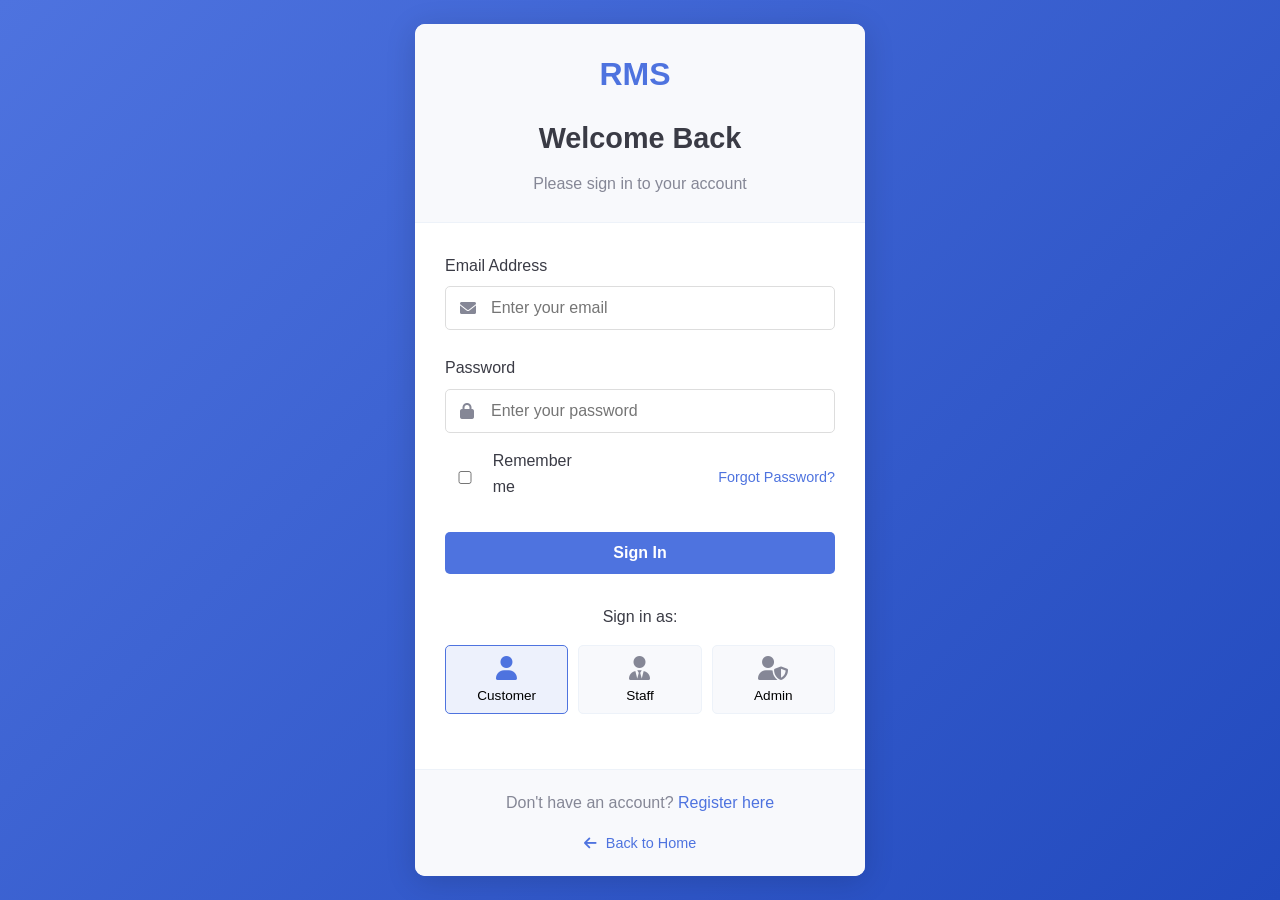
<file: frontend/pages/auth/login.html>
<!DOCTYPE html>
<html lang="en">
<head>
    <meta charset="UTF-8">
    <meta name="viewport" content="width=device-width, initial-scale=1.0">
    <title>Login - Restaurant Management System</title>
    <link rel="stylesheet" href="../../assets/css/main.css">
    <link rel="stylesheet" href="../../assets/css/auth.css">
    <link rel="stylesheet" href="https://cdnjs.cloudflare.com/ajax/libs/font-awesome/6.0.0-beta3/css/all.min.css">
</head>
<body class="auth-page">
    <div class="auth-container">
        <div class="auth-card">
            <div class="auth-header">
                <div class="logo">
                    <h1>RMS</h1>
                    <p>Restaurant Management System</p>
                </div>
                <h2>Welcome Back</h2>
                <p>Please sign in to your account</p>
            </div>
            
            <form id="loginForm" class="auth-form">
                <div class="form-group">
                    <label for="email">Email Address</label>
                    <div class="input-icon-wrapper">
                        <i class="fas fa-envelope"></i>
                        <input type="email" id="email" name="email" placeholder="Enter your email" required>
                    </div>
                </div>
                
                <div class="form-group">
                    <label for="password">Password</label>
                    <div class="input-icon-wrapper">
                        <i class="fas fa-lock"></i>
                        <input type="password" id="password" name="password" placeholder="Enter your password" required>
                    </div>
                </div>
                
                <div class="form-group form-options">
                    <div class="remember-me">
                        <input type="checkbox" id="remember" name="remember">
                        <label for="remember">Remember me</label>
                    </div>
                    <a href="#" class="forgot-password">Forgot Password?</a>
                </div>
                
                <div class="form-group">
                    <button type="submit" class="btn btn-primary btn-block">Sign In</button>
                </div>
                
                <div class="form-group user-roles">
                    <p>Sign in as:</p>
                    <div class="role-buttons">
                        <button type="button" class="role-btn" data-role="customer">
                            <i class="fas fa-user"></i>
                            <span>Customer</span>
                        </button>
                        <button type="button" class="role-btn" data-role="staff">
                            <i class="fas fa-user-tie"></i>
                            <span>Staff</span>
                        </button>
                        <button type="button" class="role-btn" data-role="admin">
                            <i class="fas fa-user-shield"></i>
                            <span>Admin</span>
                        </button>
                    </div>
                </div>
            </form>
            
            <div class="auth-footer">
                <p>Don't have an account? <a href="register.html">Register here</a></p>
                <a href="../../index.html" class="back-home"><i class="fas fa-arrow-left"></i> Back to Home</a>
            </div>
        </div>
    </div>
    
    <script src="../../assets/js/api-service.js"></script>
    <script src="../../assets/js/auth.js"></script>
</body>
</html>
</file>
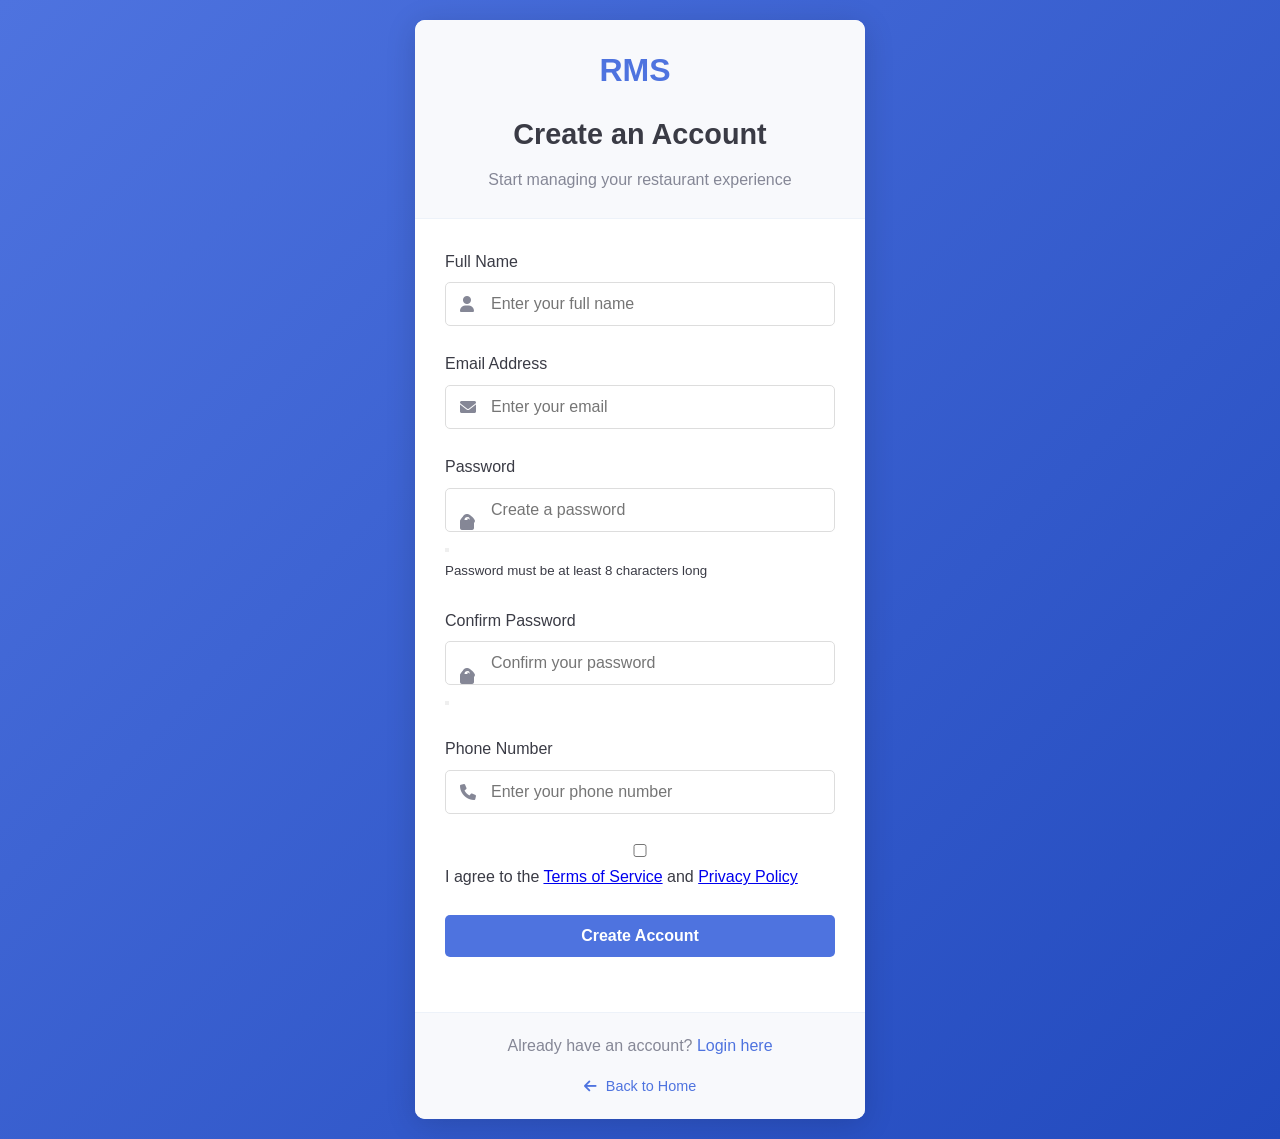
<file: frontend/pages/auth/register.html>
<!DOCTYPE html>
<html lang="en">
<head>
    <meta charset="UTF-8">
    <meta name="viewport" content="width=device-width, initial-scale=1.0">
    <title>Register - Restaurant Management System</title>
    <link rel="stylesheet" href="../../assets/css/main.css">
    <link rel="stylesheet" href="../../assets/css/auth.css">
    <link rel="stylesheet" href="https://cdnjs.cloudflare.com/ajax/libs/font-awesome/6.0.0-beta3/css/all.min.css">
</head>
<body class="auth-page">
    <div class="auth-container">
        <div class="auth-card">
            <div class="auth-header">
                <div class="logo">
                    <h1>RMS</h1>
                    <p>Restaurant Management System</p>
                </div>
                <h2>Create an Account</h2>
                <p>Start managing your restaurant experience</p>
            </div>
            
            <form id="registerForm" class="auth-form">
                <div class="form-group">
                    <label for="name">Full Name</label>
                    <div class="input-icon-wrapper">
                        <i class="fas fa-user"></i>
                        <input type="text" id="name" name="name" placeholder="Enter your full name" required>
                    </div>
                </div>
                
                <div class="form-group">
                    <label for="email">Email Address</label>
                    <div class="input-icon-wrapper">
                        <i class="fas fa-envelope"></i>
                        <input type="email" id="email" name="email" placeholder="Enter your email" required>
                    </div>
                </div>
                
                <div class="form-group">
                    <label for="password">Password</label>
                    <div class="input-icon-wrapper">
                        <i class="fas fa-lock"></i>
                        <input type="password" id="password" name="password" placeholder="Create a password" required minlength="8">
                        <button type="button" class="toggle-password"><i class="fas fa-eye"></i></button>
                    </div>
                    <small class="password-hint">Password must be at least 8 characters long</small>
                </div>
                
                <div class="form-group">
                    <label for="confirmPassword">Confirm Password</label>
                    <div class="input-icon-wrapper">
                        <i class="fas fa-lock"></i>
                        <input type="password" id="confirmPassword" name="confirmPassword" placeholder="Confirm your password" required minlength="8">
                        <button type="button" class="toggle-password"><i class="fas fa-eye"></i></button>
                    </div>
                </div>
                
                <div class="form-group">
                    <label for="phone">Phone Number</label>
                    <div class="input-icon-wrapper">
                        <i class="fas fa-phone"></i>
                        <input type="tel" id="phone" name="phone" placeholder="Enter your phone number">
                    </div>
                </div>
                
                <div class="form-group">
                    <div class="terms-agreement">
                        <input type="checkbox" id="terms" name="terms" required>
                        <label for="terms">I agree to the <a href="#">Terms of Service</a> and <a href="#">Privacy Policy</a></label>
                    </div>
                </div>
                
                <div class="form-group">
                    <button type="submit" class="btn btn-primary btn-block">Create Account</button>
                </div>
            </form>
            
            <div class="auth-footer">
                <p>Already have an account? <a href="login.html">Login here</a></p>
                <a href="../../index.html" class="back-home"><i class="fas fa-arrow-left"></i> Back to Home</a>
            </div>
        </div>
    </div>
    
    <script src="../../assets/js/api-service.js"></script>
    <script src="../../assets/js/auth.js"></script>
</body>
</html>
</file>
<file: frontend/assets/css/main.css>
/* Main CSS for Restaurant Management System */
/* Reset and Base Styles */
:root {
    --primary-color: #4e73df;
    --secondary-color: #1cc88a;
    --dark-color: #224abe;
    --light-color: #f8f9fc;
    --danger-color: #e74a3b;
    --warning-color: #f6c23e;
    --info-color: #36b9cc;
    --grey-color: #858796;
    --dark-text: #3a3b45;
    
    --shadow: 0 0.15rem 1.75rem 0 rgba(58, 59, 69, 0.15);
    --transition: all 0.3s ease-in-out;
}

* {
    margin: 0;
    padding: 0;
    box-sizing: border-box;
}

body {
    font-family: 'Segoe UI', Tahoma, Geneva, Verdana, sans-serif;
    line-height: 1.6;
    color: var(--dark-text);
    background-color: var(--light-color);
}

/* Utility Classes */
.container {
    max-width: 1200px;
    margin: 0 auto;
    padding: 0 20px;
}

.btn {
    display: inline-block;
    padding: 10px 20px;
    cursor: pointer;
    border: none;
    border-radius: 5px;
    font-weight: 600;
    text-decoration: none;
    transition: var(--transition);
}

.btn-primary {
    background-color: var(--primary-color);
    color: white;
}

.btn-primary:hover {
    background-color: var(--dark-color);
}

.btn-secondary {
    background-color: var(--secondary-color);
    color: white;
}

.btn-secondary:hover {
    background-color: #18a276;
}

.btn-outline {
    background-color: transparent;
    border: 2px solid var(--primary-color);
    color: var(--primary-color);
}

.btn-outline:hover {
    background-color: var(--primary-color);
    color: white;
}

.section-title {
    text-align: center;
    margin-bottom: 40px;
    font-size: 2rem;
    position: relative;
    padding-bottom: 15px;
}

.section-title::after {
    content: '';
    position: absolute;
    left: 50%;
    bottom: 0;
    transform: translateX(-50%);
    width: 50px;
    height: 3px;
    background-color: var(--primary-color);
}

/* Placeholder for images during development */
.placeholder-img {
    background-color: #e2e2e2;
    display: block;
    width: 100%;
    height: 100%;
    min-height: 200px;
    object-fit: cover;
    border-radius: 8px;
}

/* Header Styles */
.main-header {
    background-color: white;
    box-shadow: var(--shadow);
    padding: 15px 0;
    position: sticky;
    top: 0;
    z-index: 1000;
}

.main-header .container {
    display: flex;
    justify-content: space-between;
    align-items: center;
}

.logo {
    display: flex;
    align-items: center;
}

.logo h1 {
    color: var(--primary-color);
    margin-right: 10px;
    font-size: 1.8rem;
}

.logo p {
    font-size: 0.9rem;
    color: var(--grey-color);
    display: none;
}

.main-nav ul {
    display: flex;
    list-style: none;
}

.main-nav li {
    margin-left: 25px;
}

.main-nav a {
    text-decoration: none;
    color: var(--dark-text);
    font-weight: 500;
    font-size: 0.95rem;
    transition: var(--transition);
}

.main-nav a:hover:not(.btn) {
    color: var(--primary-color);
}

/* Hero Section */
.hero {
    padding: 80px 0;
    background-color: #f6f9ff;
}

.hero .container {
    display: flex;
    align-items: center;
    justify-content: space-between;
}

.hero-content {
    flex: 1;
    max-width: 600px;
}

.hero-content h2 {
    font-size: 2.5rem;
    margin-bottom: 20px;
    line-height: 1.2;
}

.hero-content p {
    font-size: 1.1rem;
    color: var(--grey-color);
    margin-bottom: 30px;
}

.hero-cta {
    display: flex;
    gap: 15px;
}

.hero-image {
    flex: 1;
    margin-left: 60px;
    max-width: 500px;
}

/* About Section */
.about {
    padding: 80px 0;
    background-color: white;
}

.about-content {
    display: flex;
    align-items: center;
    gap: 60px;
}

.about-text {
    flex: 1;
}

.about-text p {
    margin-bottom: 20px;
    font-size: 1.05rem;
}

.about-image {
    flex: 1;
}

/* Features Section */
.features {
    padding: 80px 0;
    background-color: #f8f9fc;
}

.features-grid {
    display: grid;
    grid-template-columns: repeat(auto-fit, minmax(300px, 1fr));
    gap: 30px;
}

.feature-card {
    background-color: white;
    border-radius: 8px;
    padding: 30px;
    box-shadow: var(--shadow);
    transition: var(--transition);
}

.feature-card:hover {
    transform: translateY(-10px);
}

.feature-icon {
    font-size: 2.5rem;
    color: var(--primary-color);
    margin-bottom: 20px;
}

.feature-card h3 {
    margin-bottom: 15px;
}

/* Contact Section */
.contact {
    padding: 80px 0;
    background-color: white;
}

.contact-content {
    display: flex;
    gap: 60px;
}

.contact-form {
    flex: 1;
}

.form-group {
    margin-bottom: 20px;
}

.form-group label {
    display: block;
    margin-bottom: 8px;
    font-weight: 500;
}

.form-group input,
.form-group textarea {
    width: 100%;
    padding: 12px 15px;
    border: 1px solid #ddd;
    border-radius: 5px;
    font-size: 1rem;
    font-family: inherit;
}

.contact-info {
    flex: 1;
    display: flex;
    flex-direction: column;
    justify-content: center;
}

.info-item {
    display: flex;
    align-items: center;
    margin-bottom: 25px;
}

.info-item i {
    font-size: 1.5rem;
    color: var(--primary-color);
    margin-right: 15px;
    width: 40px;
    text-align: center;
}

/* Footer Styles */
.main-footer {
    background-color: #2c3e50;
    color: white;
    padding: 60px 0 20px;
}

.footer-content {
    display: grid;
    grid-template-columns: repeat(auto-fit, minmax(200px, 1fr));
    gap: 40px;
    margin-bottom: 40px;
}

.footer-logo h3 {
    font-size: 1.8rem;
    margin-bottom: 10px;
}

.footer-links h4,
.footer-newsletter h4 {
    margin-bottom: 20px;
    font-size: 1.2rem;
}

.footer-links ul {
    list-style: none;
}

.footer-links li {
    margin-bottom: 10px;
}

.footer-links a {
    color: #ddd;
    text-decoration: none;
    transition: var(--transition);
}

.footer-links a:hover {
    color: white;
}

.footer-newsletter p {
    margin-bottom: 15px;
}

.footer-newsletter form {
    display: flex;
}

.footer-newsletter input {
    flex: 1;
    padding: 10px;
    border: none;
    border-radius: 5px 0 0 5px;
}

.footer-newsletter button {
    border-radius: 0 5px 5px 0;
}

.footer-bottom {
    text-align: center;
    padding-top: 20px;
    border-top: 1px solid rgba(255, 255, 255, 0.1);
}

/* Responsive Styles */
@media (max-width: 992px) {
    .hero .container {
        flex-direction: column;
        text-align: center;
    }
    
    .hero-image {
        margin-left: 0;
        margin-top: 40px;
    }
    
    .hero-cta {
        justify-content: center;
    }
    
    .about-content,
    .contact-content {
        flex-direction: column;
    }
    
    .about-image {
        order: -1;
        margin-bottom: 30px;
    }
    
    .logo p {
        display: block;
    }
}

@media (max-width: 768px) {
    .main-header .container {
        flex-direction: column;
    }
    
    .logo {
        margin-bottom: 15px;
    }
    
    .main-nav ul {
        justify-content: center;
    }
    
    .main-nav li {
        margin: 0 10px;
    }
    
    .hero-content h2 {
        font-size: 2rem;
    }
    
    .section-title {
        font-size: 1.8rem;
    }
}

@media (max-width: 576px) {
    .hero-cta {
        flex-direction: column;
        gap: 10px;
    }
    
    .main-nav ul {
        flex-wrap: wrap;
    }
    
    .main-nav li {
        margin: 5px 10px;
    }
    
    .footer-newsletter form {
        flex-direction: column;
    }
    
    .footer-newsletter input,
    .footer-newsletter button {
        border-radius: 5px;
    }
    
    .footer-newsletter button {
        margin-top: 10px;
    }
}
</file>
<file: frontend/assets/css/auth.css>
/* Auth styles for Restaurant Management System */

.auth-page {
    min-height: 100vh;
    display: flex;
    justify-content: center;
    align-items: center;
    background: linear-gradient(135deg, #4e73df 0%, #224abe 100%);
    padding: 20px;
}

.auth-container {
    width: 100%;
    max-width: 450px;
}

.auth-card {
    background-color: white;
    border-radius: 10px;
    box-shadow: 0 5px 30px rgba(0, 0, 0, 0.15);
    overflow: hidden;
}

.auth-header {
    padding: 25px 30px;
    text-align: center;
    background-color: #f8f9fc;
    border-bottom: 1px solid #edf2f9;
}

.auth-header .logo {
    display: flex;
    justify-content: center;
    align-items: center;
    margin-bottom: 15px;
}

.auth-header .logo h1 {
    color: var(--primary-color);
    font-size: 2rem;
    margin-right: 10px;
}

.auth-header .logo p {
    font-size: 0.9rem;
    color: var(--grey-color);
}

.auth-header h2 {
    font-size: 1.8rem;
    margin-bottom: 10px;
    color: var(--dark-text);
}

.auth-header p {
    color: var(--grey-color);
}

.auth-form {
    padding: 30px;
}

.form-group {
    margin-bottom: 25px;
}

.form-group label {
    display: block;
    margin-bottom: 8px;
    font-weight: 500;
    color: var(--dark-text);
}

.input-icon-wrapper {
    position: relative;
}

.input-icon-wrapper i {
    position: absolute;
    left: 15px;
    top: 50%;
    transform: translateY(-50%);
    color: var(--grey-color);
}

.input-icon-wrapper input {
    width: 100%;
    padding: 12px 15px 12px 45px;
    border: 1px solid #ddd;
    border-radius: 5px;
    font-size: 1rem;
    transition: all 0.3s;
}

.input-icon-wrapper input:focus {
    border-color: var(--primary-color);
    box-shadow: 0 0 0 3px rgba(78, 115, 223, 0.15);
    outline: none;
}

.form-options {
    display: flex;
    justify-content: space-between;
    align-items: center;
    margin-top: -10px;
}

.remember-me {
    display: flex;
    align-items: center;
}

.remember-me input {
    margin-right: 8px;
}

.forgot-password {
    color: var(--primary-color);
    text-decoration: none;
    font-size: 0.9rem;
}

.forgot-password:hover {
    text-decoration: underline;
}

.btn-block {
    width: 100%;
    padding: 12px;
    font-size: 1rem;
}

.auth-footer {
    padding: 20px 30px;
    text-align: center;
    background-color: #f8f9fc;
    border-top: 1px solid #edf2f9;
}

.auth-footer p {
    margin-bottom: 15px;
    color: var(--grey-color);
}

.auth-footer a {
    color: var(--primary-color);
    text-decoration: none;
}

.auth-footer a:hover {
    text-decoration: underline;
}

.back-home {
    display: inline-block;
    font-size: 0.9rem;
}

.back-home i {
    margin-right: 5px;
}

/* User role selection */
.user-roles {
    margin-top: 30px;
    text-align: center;
}

.user-roles p {
    margin-bottom: 15px;
    font-weight: 500;
    color: var(--dark-text);
}

.role-buttons {
    display: flex;
    justify-content: space-between;
    gap: 10px;
}

.role-btn {
    flex: 1;
    background-color: #f8f9fc;
    border: 1px solid #edf2f9;
    border-radius: 5px;
    padding: 10px;
    display: flex;
    flex-direction: column;
    align-items: center;
    cursor: pointer;
    transition: all 0.3s;
}

.role-btn i {
    font-size: 1.5rem;
    margin-bottom: 8px;
    color: var(--grey-color);
}

.role-btn span {
    font-size: 0.85rem;
    font-weight: 500;
}

.role-btn:hover {
    background-color: #edf2f9;
}

.role-btn.active {
    background-color: rgba(78, 115, 223, 0.1);
    border-color: var(--primary-color);
}

.role-btn.active i {
    color: var(--primary-color);
}

/* Responsive styles */
@media (max-width: 576px) {
    .auth-form {
        padding: 20px;
    }
    
    .auth-header,
    .auth-footer {
        padding: 20px;
    }
    
    .role-buttons {
        flex-direction: column;
    }
    
    .role-btn {
        padding: 12px;
        flex-direction: row;
        justify-content: center;
    }
    
    .role-btn i {
        margin-bottom: 0;
        margin-right: 10px;
    }
}
</file>
